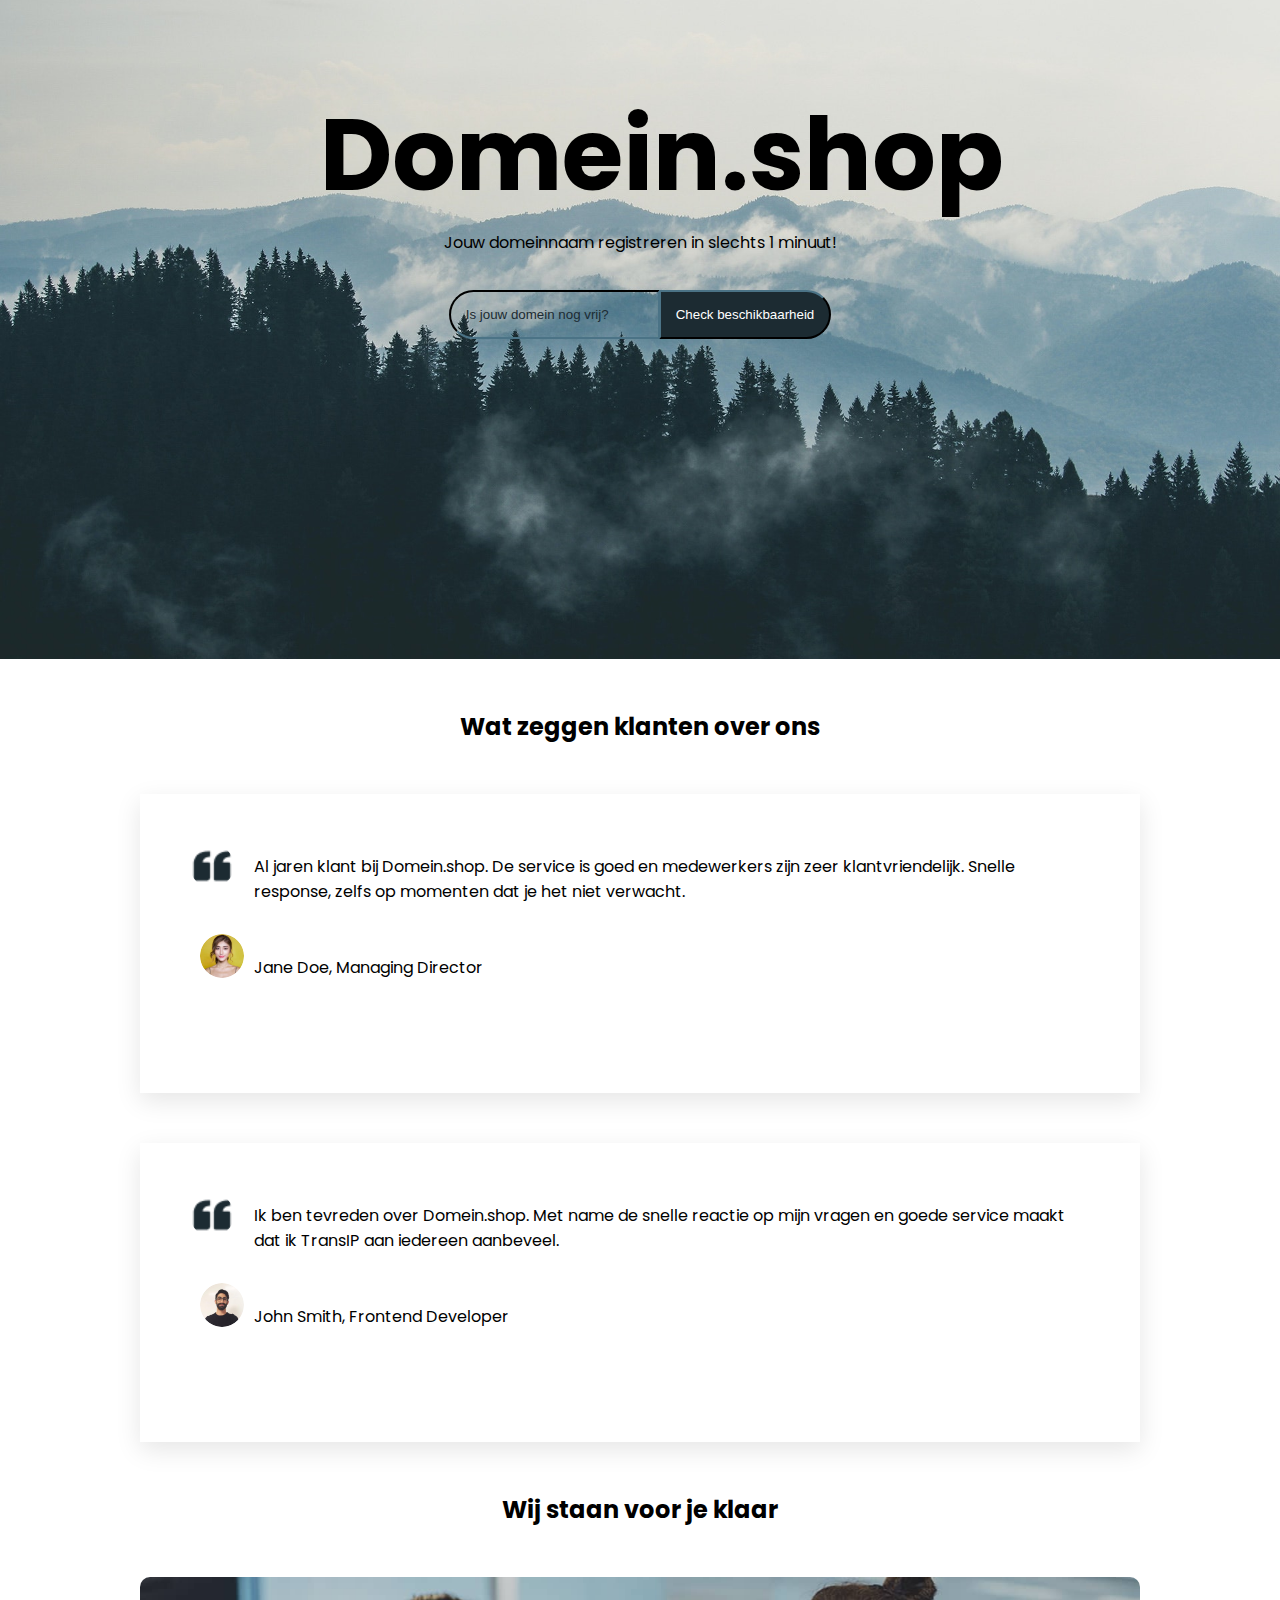
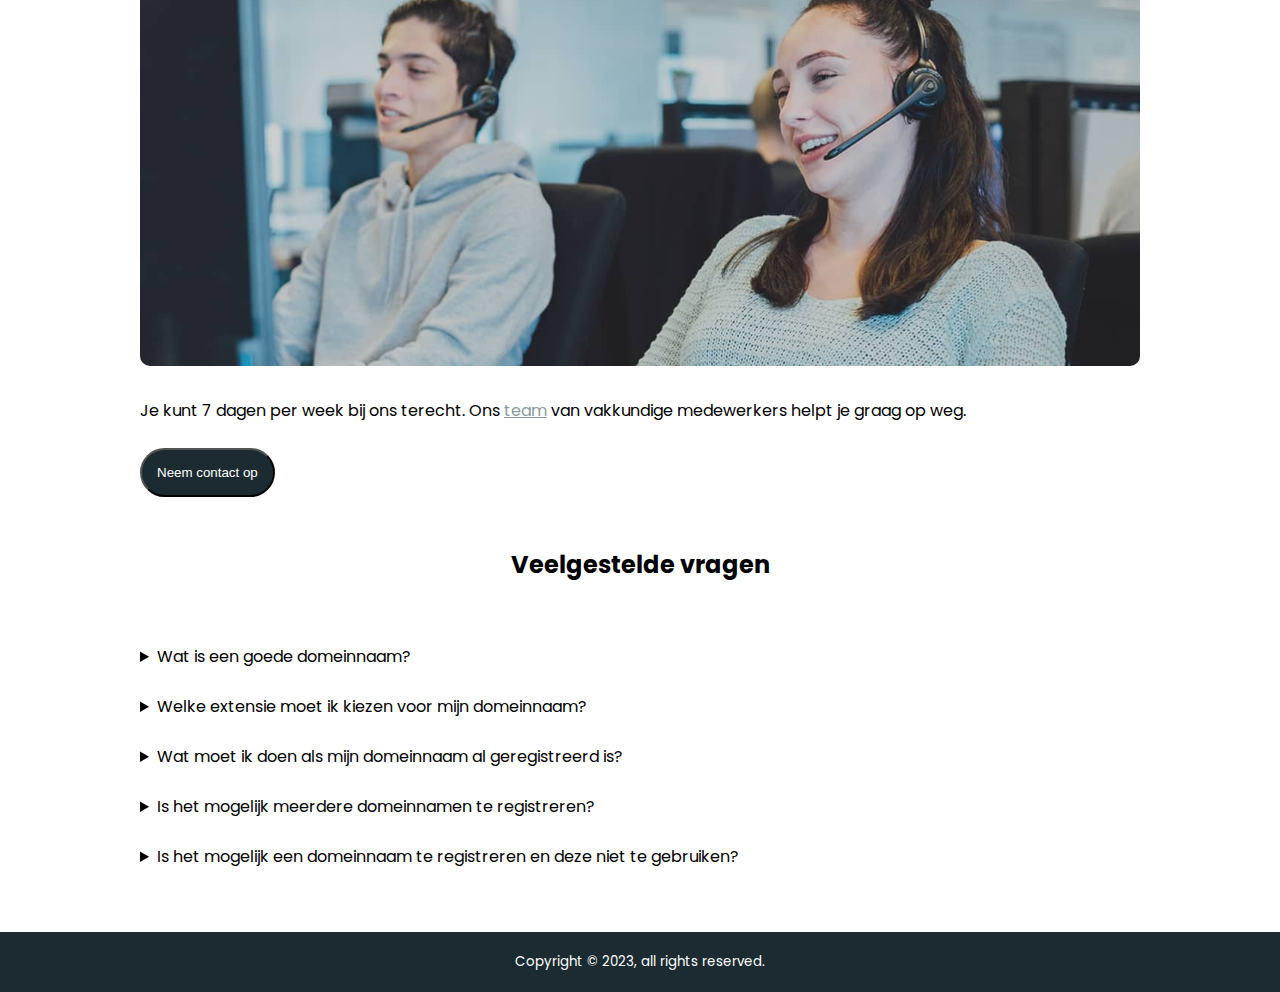
<file: index.html>
<!DOCTYPE html>
<html lang="en">
<head>
    <meta charset="UTF-8">
    <link rel="stylesheet" href="styles/styles.css">
    <title>Domein.shop</title>
</head>
<body>
<header>
<div class="header-content">
    <h1>Domein.shop</h1>
    <p>Jouw domeinnaam registreren in slechts 1 minuut!</p>
    <form action="">
        <input type="text" id="domain-name-availability" name="domain-name" placeholder="Is jouw domein nog vrij?">
        <button type="submit">Check beschikbaarheid</button>
    </form>
</div>
</header>
<main>


    <section class="clientOpinions">
        <h2>Wat zeggen klanten over ons</h2>

        <div>


            <img class="quoteIcon" src="assets/icons/quote-left.png" alt="quote icon"/>
            <p>Al jaren klant bij Domein.shop. De service is goed en medewerkers zijn zeer klantvriendelijk. Snelle
                response, zelfs op momenten dat je het niet verwacht.</p>


            <p><img src="assets/images/avatar-jane.png" alt="avatar jane"/>Jane Doe, Managing Director</p>


        </div>


        <div>


            <p><img class="quoteIcon" src="assets/icons/quote-left.png" alt="quote icon"/>Ik ben tevreden over
                Domein.shop. Met name de snelle reactie op mijn vragen en goede service maakt dat ik
                TransIP aan iedereen aanbeveel.</p>

            <p><img src="assets/images/avatar-john.png" alt="avatar john"/>John Smith, Frontend Developer</p>


        </div>

    </section>


    <section class="helpDesk">
        <h2>Wij staan voor je klaar</h2>
        <img src="assets/images/callcenter.jpg" alt="image of our callcenter">
        <p>Je kunt 7 dagen per week bij ons terecht. Ons <a href="team.html">team</a> van vakkundige medewerkers helpt
            je graag op weg.</p>
        <button type="button">Neem contact op</button>
    </section>


    <section class="faqs">
        <h2>Veelgestelde vragen</h2>


        <ul>
            <li>
                <details>
                    <summary>Wat is een goede domeinnaam?</summary>
                    <p class="stylingFaq">
                        Een goede domeinnaam moet aan enkele eisen voldoen. Ten eerste mag jouw domeinnaam niet in
                        strijd zijn met de openbare orde of de goede zeden. Dit betekent dat je geen ongepaste
                        domeinnaam mag registreren. Verder mag een domeinnaam enkel uit letters, cijfers en
                        eventueel een liggend streepje bestaan. Andere leestekens zijn niet toegestaan.

                    </p>
                </details>
            </li>

            <li>
                <details>
                    <summary>Welke extensie moet ik kiezen voor mijn domeinnaam?</summary>
                    <p class="stylingFaq">
                        Je mag helemaal zelf kiezen welke extensie jouw domeinnaam krijgt. Dit kan een .nl-extensie
                        zijn, maar ook een .be-extensie, een .de-extensie of een .com-extensie. Vraag jezelf af op
                        welke markt je je gaat richten, in het heden én in de toekomst. Ben je niet van plan je
                        business de grens over te brengen? Dan heb je eigenlijk alleen een .nl-domeinnaam nodig. Je
                        kunt andere extensies registreren om te voorkomen dat anderen dit doen, maar deze
                        domeinnamen ga je waarschijnlijk niet zelf gebruiken.
                    </p>
                </details>
            </li>

            <li>
                <details>
                    <summary>Wat moet ik doen als mijn domeinnaam al geregistreerd is?</summary>
                    <p class="stylingFaq">
                        Is de domeinnaam die jij wil registreren, al geregistreerd door iemand anders? Dan kun je
                        deze niet opnieuw registreren. Jouw domeinnaam moet namelijk uniek zijn. Als je gewenste
                        domeinnaam al geregistreerd is, heb je twee mogelijkheden. Ten eerste kun je ervoor kiezen
                        een alternatieve domeinnaam te registreren. Dit kan een domeinnaam zijn die op jouw eerste
                        keuze lijkt, maar ook een heel ander domein. Je vindt vanzelf wel een goede domeinnaam die
                        nog vrij is.
                    </p>
                </details>
            </li>

            <li>
                <details>
                    <summary>Is het mogelijk meerdere domeinnamen te registreren?</summary>
                    <p class="stylingFaq">
                        Ja, het is zeker mogelijk meerdere domeinnamen te registreren. Als je zou willen, kun je wel
                        tientallen domeinnamen registreren. Houd er wel rekening mee dat iedere domeinnaam die je
                        registreert, geld kost. Hoe meer domeinnamen je registreert, des te meer geld je moet
                        betalen voor deze domeinen.
                    </p>
                </details>
            </li>


            <li>
                <details>
                    <summary>Is het mogelijk een domeinnaam te registreren en deze niet te gebruiken?</summary>
                    <p class="stylingFaq">
                        Ja, je kunt een domeinnaam registreren zonder deze te gebruiken. Dit gebeurt regelmatig. Ten
                        eerste zijn er veel ondernemers die de domeinnaam van hun nieuwe bedrijf alvast registreren,
                        terwijl ze nog lang geen website hebben. Zij willen simpelweg zeker weten dat de domeinnaam
                        nog beschikbaar is als hun website af is en registreren deze daarom alvast. Verstandig,
                        zeker als je een domeinnaam wil registreren die andere mensen ook interessant kunnen vinden.
                    </p>
                </details>
            </li>

        </ul>

    </section>


</main>


<footer>

    <p>Copyright © 2023, all rights reserved.</p>

</footer>
</body>
</html>
</file>
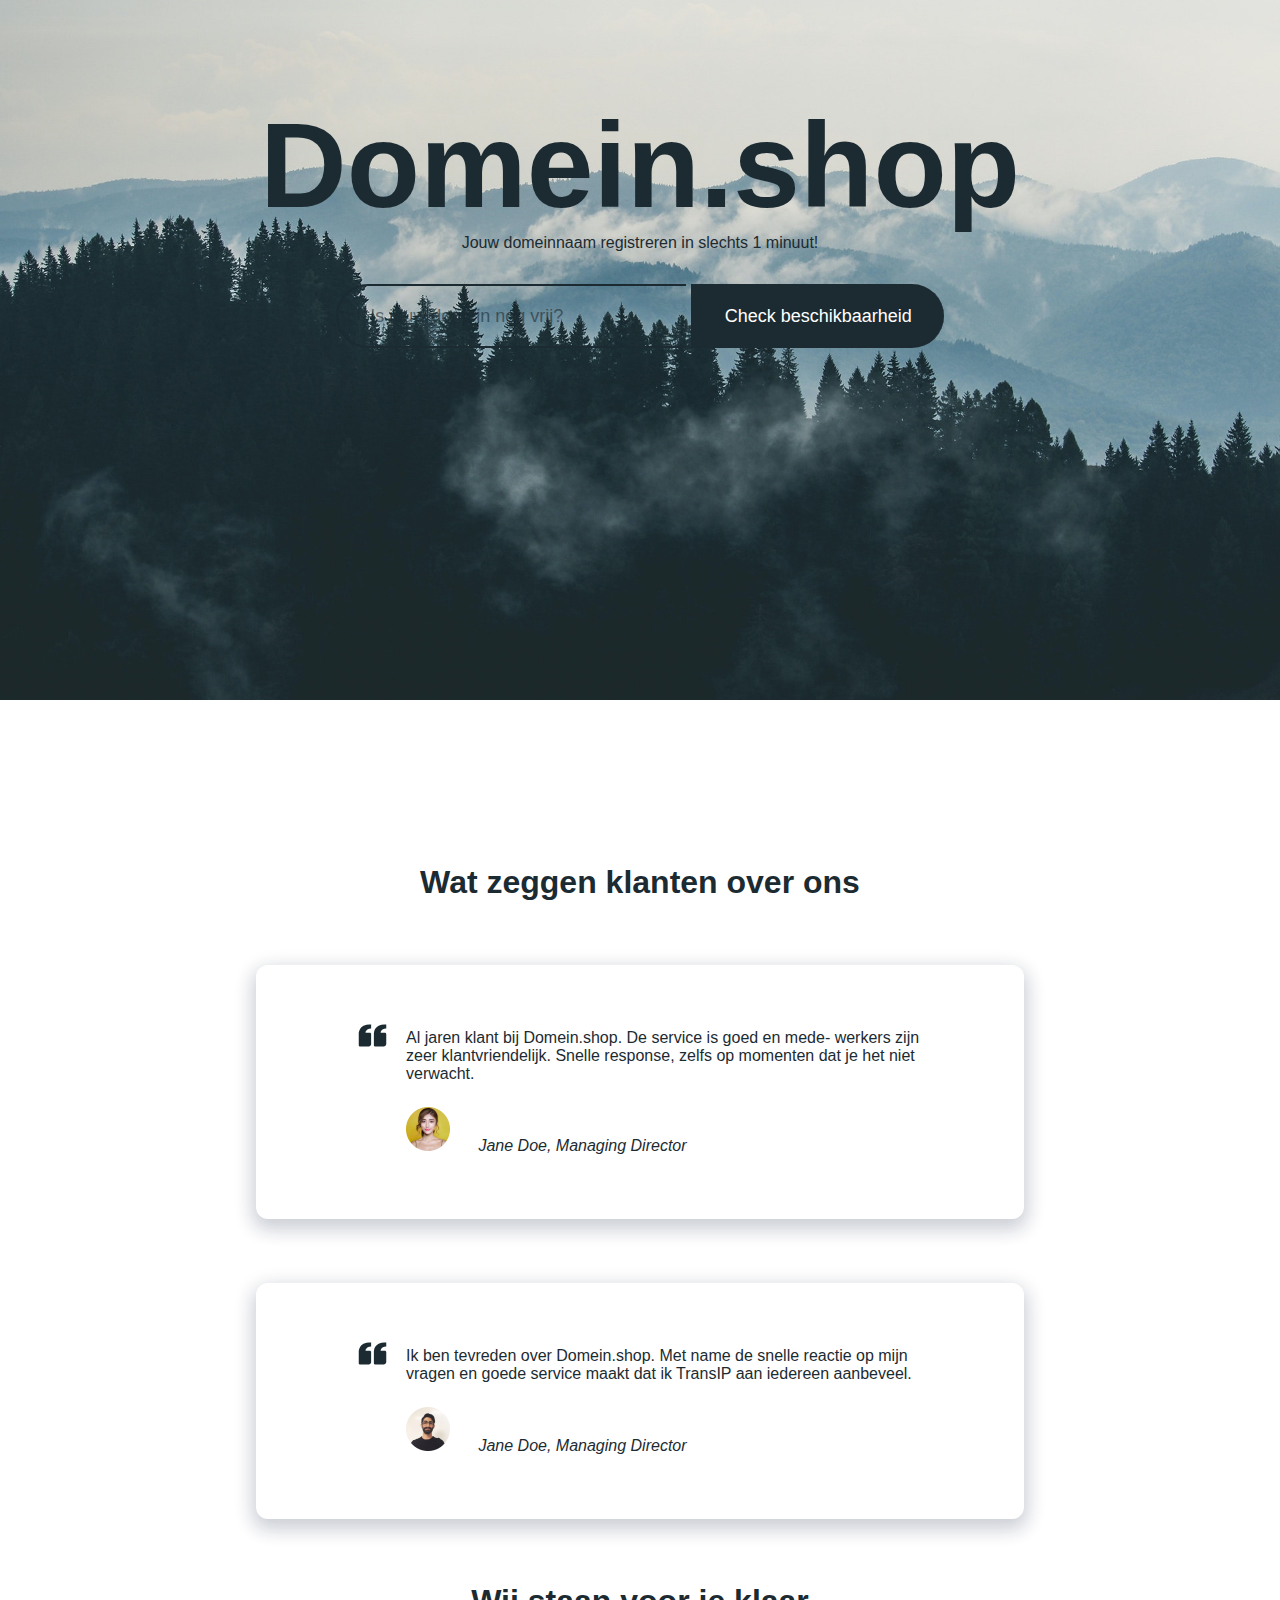
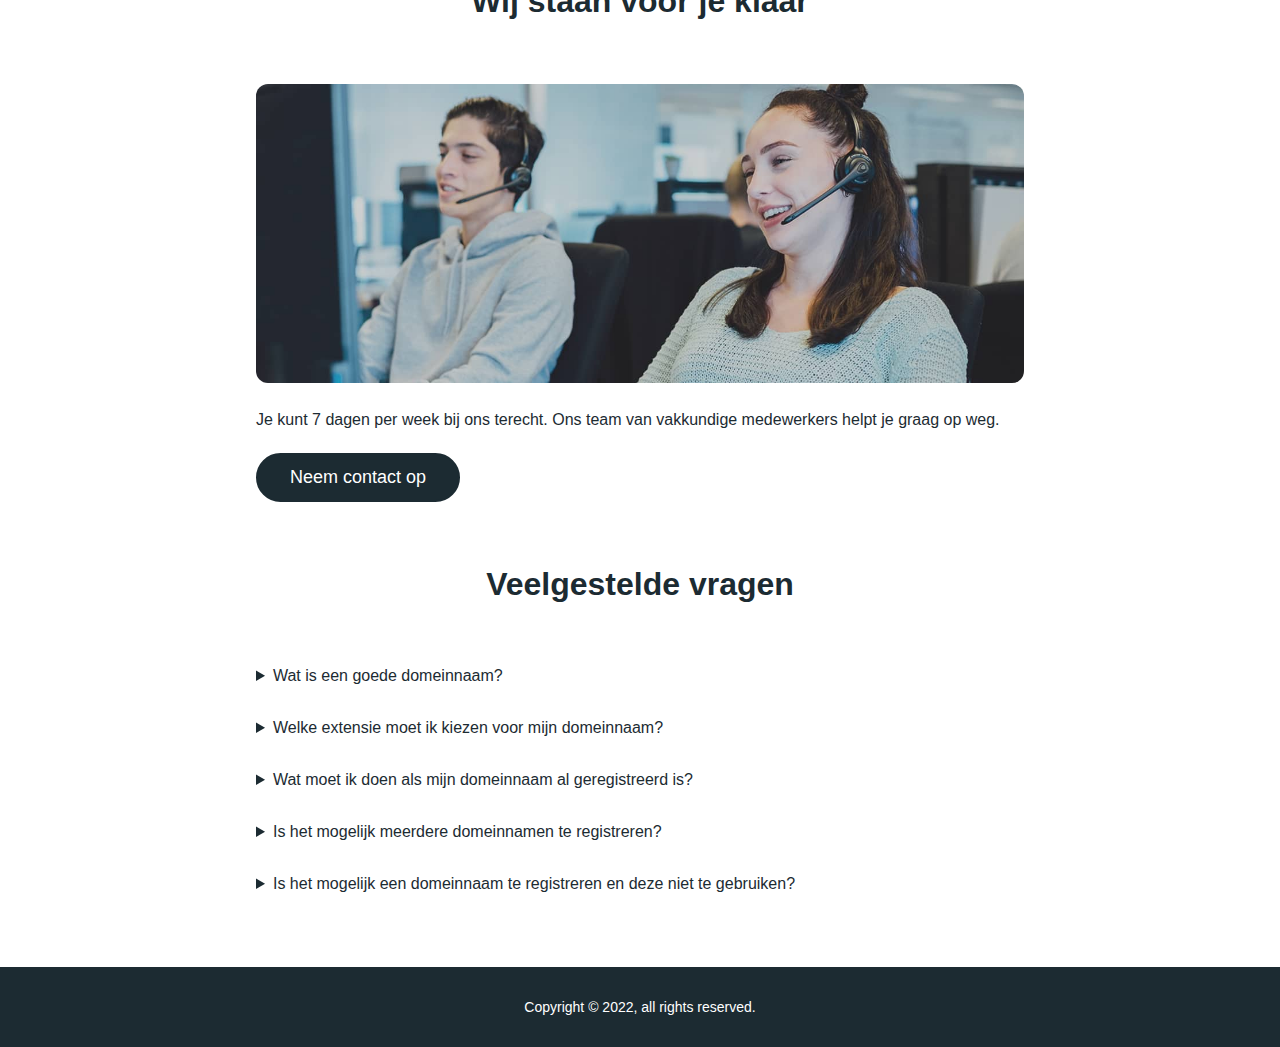
<file: src/index.html>
<!DOCTYPE html>
<html lang="en">
<head>
    <meta charset="UTF-8">
    <link rel="stylesheet" href="style.css">
    <title>Domein.shop</title>
</head>
<body>
<header>
    <section class="hero__section">
        <h1 class="hero__title">Domein.shop</h1>
        <p class="hero__subtitle">Jouw domeinnaam registreren in slechts 1 minuut!</p>
        <form class="hero__form">
            <label for="domein-naam-check">
                <input class="hero__input" type="text" id="domein-naam-check" placeholder="Is jouw domein nog vrij?">
            </label>
            <button type="button" class="hero__btn">Check beschikbaarheid</button>
        </form>
    </section>
</header>
<main>
    <section class="testimonial__section">
        <h2 class="testimonial__title">Wat zeggen klanten over ons</h2>
        <article class="testimonial__article">
            <blockquote class="testimonial__quote">Al jaren klant bij Domein.shop. De service is goed en mede- werkers
                zijn zeer klantvriendelijk. Snelle response, zelfs op momenten dat je het niet verwacht.
            </blockquote>
            <img class="testimonial__avatar" src="assets/avatar-jane.png" alt="avatar">
            <p class="testimonial__name"><em>Jane Doe, Managing Director</em></p>
        </article>
        <article class="testimonial__article">
            <blockquote class="testimonial__quote">Ik ben tevreden over Domein.shop. Met name de snelle reactie op mijn
                vragen en goede service maakt dat ik TransIP aan iedereen aanbeveel.
            </blockquote>
            <img class="testimonial__avatar" src="assets/avatar-john.png" alt="avatar">
            <p class="testimonial__name"><em>Jane Doe, Managing Director</em></p>
        </article>
    </section>
    <section class="support__section">
        <h2 class="support__title">Wij staan voor je klaar</h2>
        <img class="support__img" src="assets/callcenter.jpg" alt="callcenter">
        <p class="support__info">Je kunt 7 dagen per week bij ons terecht. Ons team van vakkundige medewerkers helpt je
            graag op weg.</p>
        <button class="support__btn">Neem contact op</button>
    </section>
    <section class="faq__section">
        <h2 class="faq__title">Veelgestelde vragen</h2>
        <details class="faq__details">
            <summary class="faq__summary">
                Wat is een goede domeinnaam?
            </summary>
            <p class="faq__collapsable">Een goede domeinnaam moet aan enkele eisen voldoen. Ten eerste mag jouw
                domeinnaam niet in strijd zijn met de openbare orde of de goede zeden. Dit betekent dat je geen
                ongepaste domeinnaam mag registreren. Verder mag een domeinnaam enkel uit letters, cijfers en eventueel
                een liggend streepje bestaan. Andere leestekens zijn niet toegestaan.</p>
        </details>
        <details class="faq__details">
            <summary class="faq__summary">
                Welke extensie moet ik kiezen voor mijn domeinnaam?
            </summary>
            <p class="faq__collapsable">Je mag helemaal zelf kiezen welke extensie jouw domeinnaam krijgt. Dit kan een
                .nl-extensie zijn, maar ook een .be-extensie, een .de-extensie of een .com-extensie. Vraag jezelf af op
                welke markt je je gaat richten, in het heden én in de toekomst. Ben je niet van plan je business de
                grens over te brengen? Dan heb je eigenlijk alleen een .nl-domeinnaam nodig. Je kunt andere extensies
                registreren om te voorkomen dat anderen dit doen, maar deze domeinnamen ga je waarschijnlijk niet zelf
                gebruiken.</p>
        </details>
        <details class="faq__details">
            <summary class="faq__summary">
                Wat moet ik doen als mijn domeinnaam al geregistreerd is?
            </summary>
            <p class="faq__collapsable">Is de domeinnaam die jij wil registreren, al geregistreerd door iemand anders?
                Dan kun je deze niet opnieuw registreren. Jouw domeinnaam moet namelijk uniek zijn. Als je gewenste
                domeinnaam al geregistreerd is, heb je twee mogelijkheden. Ten eerste kun je ervoor kiezen een
                alternatieve domeinnaam te registreren. Dit kan een domeinnaam zijn die op jouw eerste keuze lijkt, maar
                ook een heel ander domein. Je vindt vanzelf wel een goede domeinnaam die nog vrij is.</p>
        </details>
        <details class="faq__details">
            <summary class="faq__summary">
                Is het mogelijk meerdere domeinnamen te registreren?
            </summary>
            <p class="faq__collapsable">Ja, het is zeker mogelijk meerdere domeinnamen te registreren. Als je zou
                willen, kun je wel tientallen domeinnamen registreren. Houd er wel rekening mee dat iedere domeinnaam
                die je registreert, geld kost. Hoe meer domeinnamen je registreert, des te meer geld je moet betalen
                voor deze domeinen.</p>
        </details>
        <details class="faq__details">
            <summary class="faq__summary">
                Is het mogelijk een domeinnaam te registreren en deze niet te gebruiken?
            </summary>
            <p class="faq__collapsable">Ja, je kunt een domeinnaam registreren zonder deze te gebruiken. Dit gebeurt
                regelmatig. Ten eerste zijn er veel ondernemers die de domeinnaam van hun nieuwe bedrijf alvast
                registreren, terwijl ze nog lang geen website hebben. Zij willen simpelweg zeker weten dat de domeinnaam
                nog beschikbaar is als hun website af is en registreren deze daarom alvast. Verstandig, zeker als je een
                domeinnaam wil registreren die andere mensen ook interessant kunnen vinden.</p>
        </details>
    </section>
</main>
<footer class="footer">
    <p class="footer__copyright">Copyright &copy; 2022, all rights reserved.</p>
</footer>
</body>
</html>
</file>
<file: styles/styles.css>
@import url('https://fonts.googleapis.com/css2?family=Poppins:wght@500&display=swap');

/*////////////////////////////////////////////////////////////////////////
Table of Contents:
    1. Global Styles
    2. Typografie
    3. Areas
        3.1 Header
        3.2 Testimonial
        3.3 Support
        3.4 Faq
        3.5 Footer
////////////////////////////////////////////////////////////////////////*/

/* kleuren grijs #899CA0 en donkergroen #1C2B32 */

/*////////////////////////
    1. Global Styles
////////////////////////*/
* {
    box-sizing:border-box;
    margin:0;
    padding:0;
}



/*////////////////////////
    2. Typography
////////////////////////*/
body {
    font-family: 'Poppins', sans-serif;
}

h1 {
    font-size: 100px;
}

p {
    font-weight: normal;
}

h2 {
    text-align: center;
    margin:50px;
}

::placeholder {
    color: #1C2B32;
}

a:link {
    color: #899CA0;
}

a:hover {
    text-decoration: none;
}




/*////////////////////////
    3. Areas
////////////////////////*/

main {
    max-width: 1000px;
    margin: auto;
}

.clientOpinions,.helpDesk, .faqs {
    margin-bottom:50px;
}

/*///////////// 3.1 Header /////////////*/
header {
    text-align: center;
    padding: 320px;
    background-image: url("../assets/images/mountains.jpg");
    background-size: 100%;
    background-repeat: no-repeat;
    background-position: center;


}

.header-content {
    max-width: 1000px;
    margin: -240px auto auto auto;

}
input[type="text"]
{
    background: transparent;
}


form input {
    border-top-left-radius: 25px;
    border-bottom-left-radius: 25px;
    padding: 15px;
    border-color: #1C2B32;
    margin-top: 35px;
    color: #1C2B32;
}

form button {
    border-top-right-radius: 25px;
    border-bottom-right-radius: 25px;
    padding: 15px;
    background: #1C2B32;
    border-color: #1C2B32;
    color: #ffffff;
    margin-left: -5px;
    margin-top: 35px;
}




/*///////////// 3.2 Testimonial /////////////*/
div img {
    vertical-align: text-top;
    width:44px;
    height:44px;
    margin-right: 10px;
    border-radius: 50%;
    vertical-align: middle;
}
.clientOpinions div {
    width:100%;
    box-shadow: 0 8px 24px rgba(0, 0, 0, 0.10);
    margin: 50px auto 50px auto;
    box-sizing:border-box;
    padding:60px;
}
.clientOpinions p {
    margin-bottom: 30px;
}
.quoteIcon {
    position:relative;
    top:-10px;
    right:10px;
    float:left;
}





/*///////////// 3.3 Support /////////////*/

img {
    width: 100%;
    border-radius: 10px;
    margin-bottom: 25px;
}



.helpDesk button {
    border-radius: 25px;
    background-color: #1C2B32;
    padding: 15px;
    color: #ffffff;
    margin-top:25px;
}

/*///////////// 3.4 Faq /////////////*/
ul {
    line-height: 50px;
}
li {
    list-style-type: none;
}

p {
    line-height: normal;
}

details:hover {
    cursor: pointer;
}

.stylingFaq {
    background-color: #899CA0;
    border-radius: 15px;
    padding: 25px;
    color: #ffffff;
}


/*///////////// 3.4 Faq /////////////*/
ul {
    line-height: 50px;
}
li {
    list-style-type: none;
}

p {
    line-height: normal;
}

details:hover {
    cursor: pointer;
}

.stylingFaq {
    background-color: #899CA0;
    border-radius: 15px;
    padding: 25px;
    color: #ffffff;
}


/*///////////// 3.5 Footer /////////////*/
footer {
    text-align: center;
    background-color: #1C2B32;
    color: #ffffff;

}

footer p {
    font-size: smaller;
    color: #ffffff;
    padding: 20px;
}
</file>
<file: src/style.css>
/* CSS Variables */
:root {
    /* Color Variables */
    --clr-primary: #1C2B32;
    --clr-secondary: #fff;

    /* Padding & Margin Variable Sizes */
    --xs:12px;
    --s: 24px;
    --m: 32px;
    --l: 64px;
    --xl: 96px;
    --xxl: 192px;
}

/* CSS Reset */
*,
*::before,
*::after {
    box-sizing: border-box;
    margin: 0;
    padding: 0;
}

/* Global Setup */
body {
    font-family: Poppins, sans-serif;
    color: var(--clr-primary);
    overflow-x: hidden;
}

/* Typography */
h1 {
    font-weight: 700;
    font-size: 120px;
}

h2 {
    font-weight: 700;
    font-size: 32px;
    margin-block: var(--l)
}

h1,
h2 {
    text-align: center;
}

/* Horizontal center main content */
main {
    width: 60%;
    margin: 0 auto;
}

/* Set background on header */
header {
    background: url('assets/mountains.jpg') no-repeat center -100px local;
    background-size: cover;
    width: 100%;
    height: 800px;
}

/* Hero section */
.hero__section {
    padding: var(--xl);
}

.hero__title {}

.hero__subtitle {
    margin-bottom: var(--m);
    text-align: center;
}

.hero__form {
    text-align: center;
}

.hero__input::placeholder {
    color: var(--clr-primary);
    font-size: 18px;
    opacity: 0.6;
}

.hero__input {
    background-color: transparent;
    color: var(--clr-primary);
    font-size: 18px;
    padding: var(--xs) var(--m);
    height: var(--l);
    width: 350px;
    border-width: 2px 0 2px 2px;
    border-style: solid;
    border-color: var(--clr-primary);
    border-radius: 50px 0 0 50px;
    outline: none;
}

.hero__btn {
    background: var(--clr-primary);
    color: var(--clr-secondary);
    font-size: 18px;
    padding: var(--xs) var(--m);
    height: var(--l);
    border-width: 2px 0 2px 2px;
    border-style: solid;
    border-color: var(--clr-primary);
    border-radius: 0 50px 50px 0;
    outline: none;
    cursor: pointer;
}

/* Testimonial section */
.testimonial__section {
    margin-block: var(--l);
}

.testimonial__title {}

.testimonial__article {
    padding: var(--l) var(--xl) var(--l) 150px;
    margin-block: var(--l);
    border-radius: var(--xs);

    /* Shadow */
    box-shadow:
            0 8px 18px 2px rgba(24, 39, 75, 0.12),
            0 6px 20px 4px rgba(24, 39, 75, 0.12);
}

.testimonial__quote {
    position: relative;
}

.testimonial__quote::before {
    position: absolute;
    content: "";
    top: -10px;
    left: -50px;
    width: 33px;
    height: 33px;
    background: url('assets/quote-left.png');
}

.testimonial__avatar {
    display: inline;
    width: 44px;
    height: 44px;
    margin-top: var(--s);
}

.testimonial__name {
    display: inline;
    margin-left: var(--s);
}

.testimonial__name em {}

/* Support section */
.support__section {
    margin-block: var(--l);
}

.support__title {}

.support__img {
    border-radius: var(--xs);
    width: 100%;
}

.support__info {
    margin-block: var(--s);
}


.support__btn {
    color: var(--clr-secondary);
    background: var(--clr-primary);
    padding: 12px 32px;
    font-size: 18px;
    border: 2px solid var(--clr-primary);
    border-radius: 50px;
    outline: none;
    cursor: pointer;
}

/* FAQ section */
.faq__section {
    margin-block: var(--l);
}

.faq__collapsable {
    padding: var(--s) var(--m);
    color: var(--clr-secondary);
    background: var(--clr-primary);
    border-radius: var(--xs);
}

.faq__details {
    margin-block: var(--s);
}

.faq__summary {
    cursor: pointer;
    margin-bottom: 10px;
}

.footer {
    width: 100%;
    background-color: var(--clr-primary);
    padding-block: var(--m);
}

.footer__copyright {
    font-size: 14px;
    color: var(--clr-secondary);
    text-align: center;
}
</file>
